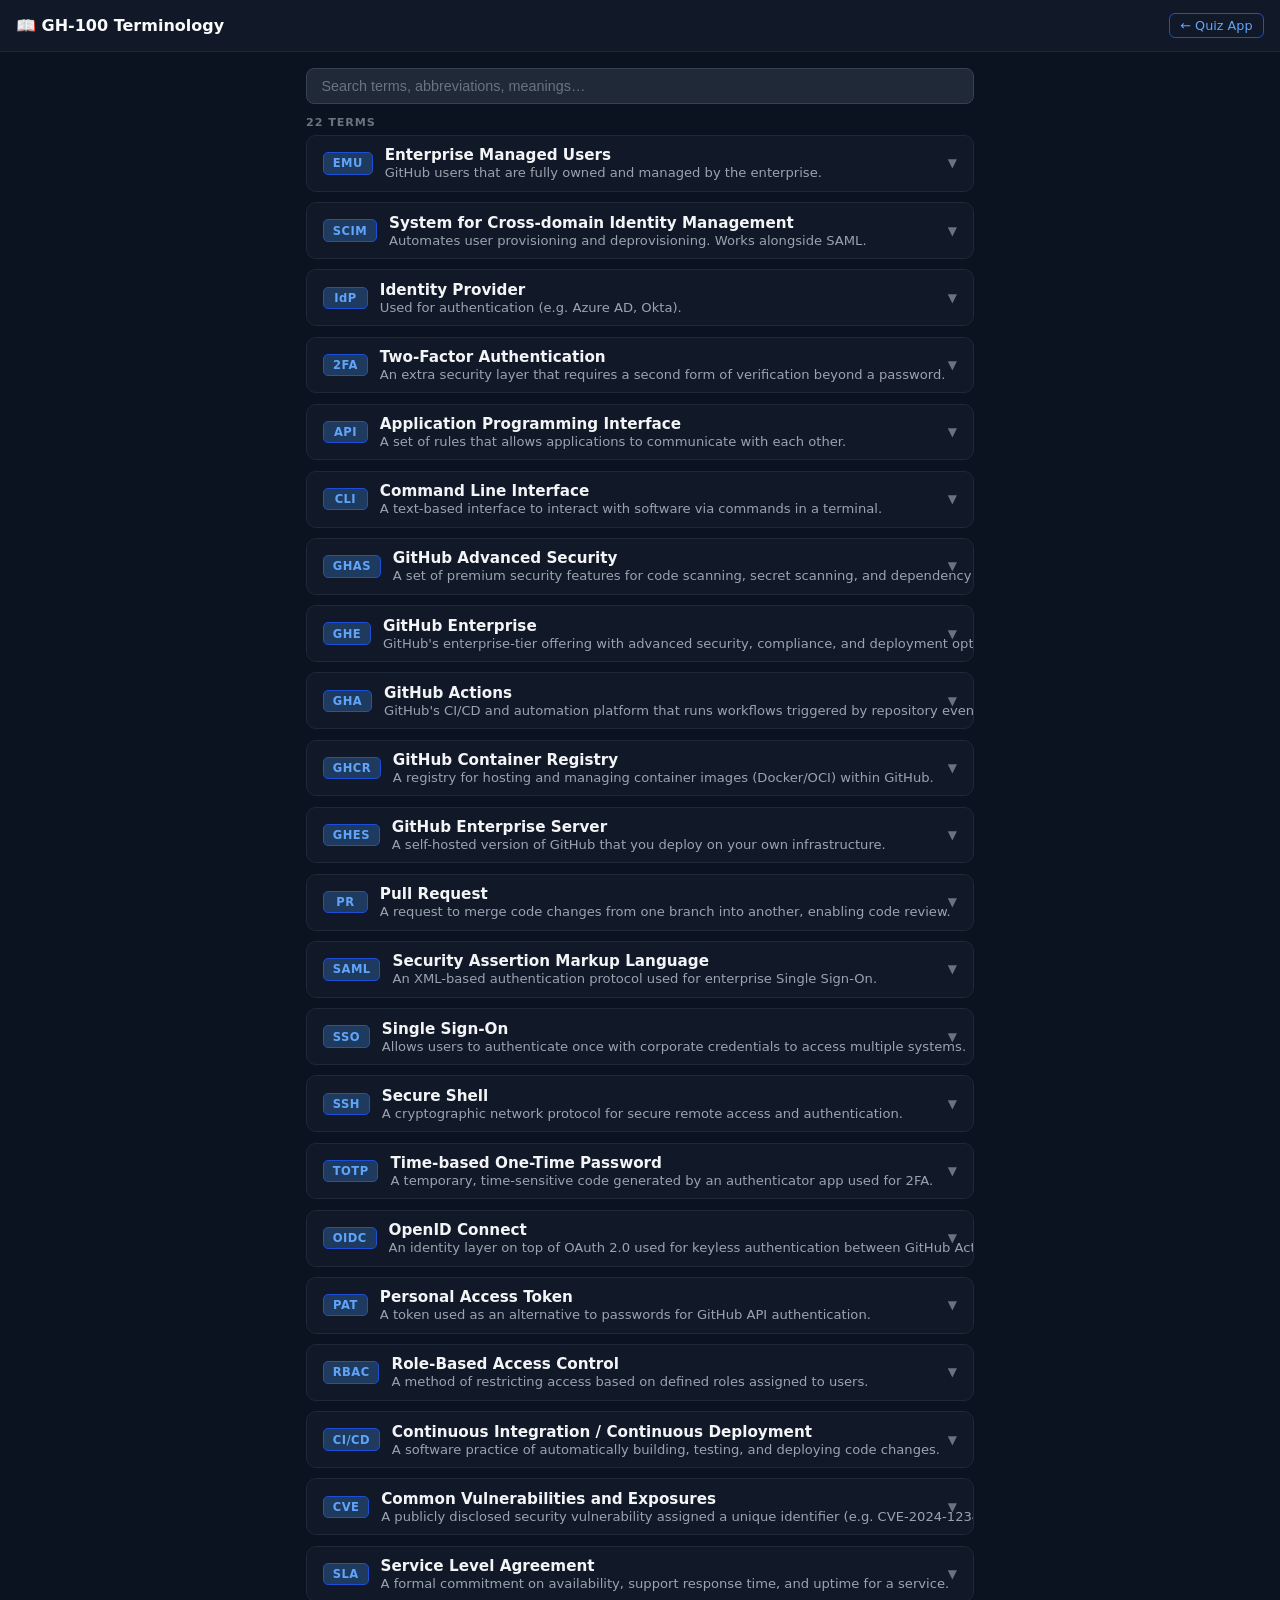
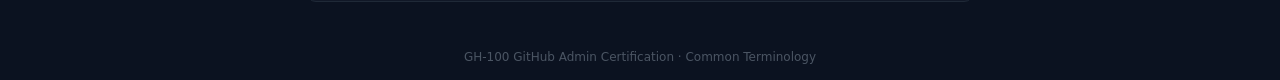
<file: terminology.html>
<!doctype html>
<html lang="en">
<head>
  <meta charset="utf-8" />
  <meta name="viewport" content="width=device-width,initial-scale=1,viewport-fit=cover" />
  <meta name="theme-color" content="#111827" />
  <title>GH-100 Terminology</title>
  <link rel="manifest" href="manifest.json" />
  <style>
    *, *::before, *::after { box-sizing: border-box; }
    html, body { height: 100%; margin: 0; }
    body {
      font-family: system-ui, -apple-system, Segoe UI, Roboto, Arial, sans-serif;
      background: #0b1220;
      color: #e5e7eb;
    }

    /* ── Top bar ── */
    .topbar {
      position: sticky;
      top: 0;
      z-index: 100;
      background: #111827;
      border-bottom: 1px solid #1f2937;
      display: flex;
      align-items: center;
      justify-content: space-between;
      padding: 0 1rem;
      height: 52px;
      gap: .75rem;
    }
    .brand { font-weight: 700; font-size: 1rem; color: #f9fafb; white-space: nowrap; }
    .nav-link {
      font-size: .8rem;
      color: #60a5fa;
      text-decoration: none;
      border: 1px solid #1d4ed8;
      border-radius: 6px;
      padding: .25rem .65rem;
      white-space: nowrap;
      transition: background .15s;
    }
    .nav-link:hover { background: #1e3a5f; }

    /* ── Search bar ── */
    .search-bar {
      max-width: 700px;
      margin: 1rem auto .5rem;
      padding: 0 1rem;
    }
    .search-bar input {
      width: 100%;
      background: #1f2937;
      border: 1px solid #374151;
      border-radius: 8px;
      color: #e5e7eb;
      padding: .55rem .9rem;
      font-size: .9rem;
      outline: none;
    }
    .search-bar input:focus { border-color: #3b82f6; }
    .search-bar input::placeholder { color: #6b7280; }

    /* ── Section heading ── */
    .section-label {
      max-width: 700px;
      margin: .75rem auto .4rem;
      padding: 0 1rem;
      font-size: .7rem;
      font-weight: 600;
      letter-spacing: .08em;
      text-transform: uppercase;
      color: #6b7280;
    }

    /* ── Term cards ── */
    .cards { max-width: 700px; margin: 0 auto 2rem; padding: 0 1rem; display: flex; flex-direction: column; gap: .65rem; }

    .term-card {
      background: #111827;
      border: 1px solid #1f2937;
      border-radius: 10px;
      overflow: hidden;
      transition: border-color .15s;
    }
    .term-card:hover { border-color: #374151; }

    .term-header {
      display: flex;
      align-items: center;
      justify-content: space-between;
      padding: .65rem 1rem;
      cursor: pointer;
      gap: .5rem;
      user-select: none;
    }
    .term-left { display: flex; align-items: center; gap: .75rem; min-width: 0; }
    .badge {
      flex-shrink: 0;
      background: #1e3a5f;
      color: #60a5fa;
      font-size: .72rem;
      font-weight: 700;
      letter-spacing: .04em;
      padding: .2rem .55rem;
      border-radius: 5px;
      border: 1px solid #1d4ed8;
      min-width: 2.8rem;
      text-align: center;
    }
    .term-name { font-weight: 600; font-size: .95rem; color: #f3f4f6; }
    .term-short { font-size: .82rem; color: #9ca3af; margin-top: 1px; white-space: nowrap; overflow: hidden; text-overflow: ellipsis; }
    .chevron { color: #6b7280; font-size: .75rem; flex-shrink: 0; transition: transform .2s; }
    .term-card.open .chevron { transform: rotate(180deg); }

    .term-body { display: none; border-top: 1px solid #1f2937; }
    .term-card.open .term-body { display: block; }

    .body-section { padding: .7rem 1rem; }
    .body-section + .body-section { border-top: 1px solid #1a2332; }

    .body-label {
      font-size: .65rem;
      font-weight: 700;
      letter-spacing: .07em;
      text-transform: uppercase;
      color: #6b7280;
      margin-bottom: .3rem;
    }
    .body-text { font-size: .88rem; color: #d1d5db; line-height: 1.55; }

    .answer-box {
      background: #0f2137;
      border: 1px solid #1e3a5f;
      border-radius: 7px;
      padding: .6rem .85rem;
      font-size: .85rem;
      color: #bfdbfe;
      line-height: 1.55;
    }

    /* ── No results ── */
    .no-results { text-align: center; color: #6b7280; padding: 2.5rem 1rem; font-size: .9rem; display: none; }

    /* ── Footer ── */
    .footer { text-align: center; color: #4b5563; font-size: .75rem; padding: 1rem; }

    /* ── Mobile tweaks ── */
    @media (max-width: 480px) {
      .term-name { font-size: .88rem; }
      .term-short { font-size: .78rem; }
      .badge { font-size: .68rem; }
    }
  </style>
</head>
<body>

  <header class="topbar">
    <div class="brand">📖 GH-100 Terminology</div>
    <a class="nav-link" href="index.html">← Quiz App</a>
  </header>

  <div class="search-bar">
    <input id="searchBox" type="search" placeholder="Search terms, abbreviations, meanings…" autocomplete="off" />
  </div>

  <div class="section-label" id="countLabel"></div>

  <div class="cards" id="cardList"></div>
  <div class="no-results" id="noResults">No terms match your search.</div>

  <div class="footer">GH-100 GitHub Admin Certification · Common Terminology</div>

  <script>
    const TERMS = [
      {
        abbr: "EMU",
        name: "Enterprise Managed Users",
        meaning: "GitHub users that are fully owned and managed by the enterprise.",
        question: "What happens when an EMU leaves your company?",
        answer: "Their GitHub account is suspended and all access to repositories is immediately revoked. This is because EMUs are fully managed by the enterprise."
      },
      {
        abbr: "SCIM",
        name: "System for Cross-domain Identity Management",
        meaning: "Automates user provisioning and deprovisioning. Works alongside SAML.",
        question: "How does SCIM work with IdP for user management?",
        answer: "When a user is removed from the IdP, SCIM automatically deactivates their GitHub account. SCIM automates user provisioning and deprovisioning when integrated with your IdP."
      },
      {
        abbr: "IdP",
        name: "Identity Provider",
        meaning: "Used for authentication (e.g. Azure AD, Okta).",
        question: "Which protocol does GitHub use to integrate with your IdP for authentication?",
        answer: "GitHub supports SAML 2.0 for enterprise SSO. SAML allows users to authenticate with their corporate credentials instead of creating separate GitHub accounts."
      },
      {
        abbr: "2FA",
        name: "Two-Factor Authentication",
        meaning: "An extra security layer that requires a second form of verification beyond a password.",
        question: "How can you enforce 2FA for all members in your organization?",
        answer: "You can require 2FA for all members in your organization's security settings. This adds an extra layer of security by requiring a second form of verification."
      },
      {
        abbr: "API",
        name: "Application Programming Interface",
        meaning: "A set of rules that allows applications to communicate with each other.",
        question: "What is the rate limit for GitHub API requests?",
        answer: "For authenticated requests, the rate limit is 5,000 requests per hour. For unauthenticated requests, it's 60 requests per hour."
      },
      {
        abbr: "CLI",
        name: "Command Line Interface",
        meaning: "A text-based interface to interact with software via commands in a terminal.",
        question: "What is the primary purpose of GitHub CLI (gh)?",
        answer: "GitHub CLI brings GitHub to your terminal, allowing you to call the GitHub API to script nearly anything you can do on GitHub from the command line."
      },
      {
        abbr: "GHAS",
        name: "GitHub Advanced Security",
        meaning: "A set of premium security features for code scanning, secret scanning, and dependency review.",
        question: "What security features are included in GitHub Advanced Security?",
        answer: "Features include code scanning, secret scanning, dependency review, and code security analysis to help developers find and fix security vulnerabilities."
      },
      {
        abbr: "GHE",
        name: "GitHub Enterprise",
        meaning: "GitHub's enterprise-tier offering with advanced security, compliance, and deployment options.",
        question: "What are the main benefits of GitHub Enterprise?",
        answer: "GitHub Enterprise offers advanced security, compliance, deployment options, and support features that aren't available in standard GitHub accounts."
      },
      {
        abbr: "GHA",
        name: "GitHub Actions",
        meaning: "GitHub's CI/CD and automation platform that runs workflows triggered by repository events.",
        question: "How can you limit the use of GitHub Actions in your organization?",
        answer: "You can configure organization-wide policies for GitHub Actions, including which actions are allowed, approved actions, and self-hosted runner policies."
      },
      {
        abbr: "GHCR",
        name: "GitHub Container Registry",
        meaning: "A registry for hosting and managing container images (Docker/OCI) within GitHub.",
        question: "How is GitHub Container Registry integrated with GitHub Packages?",
        answer: "GitHub Container Registry is fully integrated with GitHub Packages, allowing you to host and manage container images within your organization or repositories."
      },
      {
        abbr: "GHES",
        name: "GitHub Enterprise Server",
        meaning: "A self-hosted version of GitHub that you deploy on your own infrastructure.",
        question: "What is the main difference between GitHub Enterprise Cloud and GitHub Enterprise Server?",
        answer: "GitHub Enterprise Server is a self-hosted version that you deploy on your own infrastructure, while GitHub Enterprise Cloud is hosted by GitHub."
      },
      {
        abbr: "PR",
        name: "Pull Request",
        meaning: "A request to merge code changes from one branch into another, enabling code review.",
        question: "What is the purpose of protecting branches in relation to pull requests?",
        answer: "Branch protection settings can require pull requests before merging, require status checks to pass, and require certain types of reviews."
      },
      {
        abbr: "SAML",
        name: "Security Assertion Markup Language",
        meaning: "An XML-based authentication protocol used for enterprise Single Sign-On.",
        question: "What information does GitHub require from your SAML IdP for SSO configuration?",
        answer: "GitHub requires the SSO URL, Issuer URL, and x.509 certificate from your IdP to configure SAML SSO."
      },
      {
        abbr: "SSO",
        name: "Single Sign-On",
        meaning: "Allows users to authenticate once with corporate credentials to access multiple systems.",
        question: "How does SSO benefit organizations using GitHub Enterprise?",
        answer: "SSO allows members to authenticate using their corporate credentials, simplifies access management, and ensures consistent security policies across the organization."
      },
      {
        abbr: "SSH",
        name: "Secure Shell",
        meaning: "A cryptographic network protocol for secure remote access and authentication.",
        question: "How can you add SSH keys to GitHub for authentication?",
        answer: "You can add SSH keys in your GitHub account settings under 'SSH and GPG keys'. This allows you to use SSH for secure authentication when pushing to repositories."
      },
      {
        abbr: "TOTP",
        name: "Time-based One-Time Password",
        meaning: "A temporary, time-sensitive code generated by an authenticator app used for 2FA.",
        question: "Which apps can be used to generate TOTP codes for GitHub 2FA?",
        answer: "You can use authenticator apps like Google Authenticator, Authy, or 1Password to generate TOTP codes for GitHub's two-factor authentication."
      },
      {
        abbr: "OIDC",
        name: "OpenID Connect",
        meaning: "An identity layer on top of OAuth 2.0 used for keyless authentication between GitHub Actions and cloud providers.",
        question: "What is the benefit of using OIDC in GitHub Actions?",
        answer: "OIDC allows GitHub Actions to receive short-lived tokens from cloud providers (e.g. AWS, Azure), eliminating the need to store long-lived credentials as secrets."
      },
      {
        abbr: "PAT",
        name: "Personal Access Token",
        meaning: "A token used as an alternative to passwords for GitHub API authentication.",
        question: "What is the main risk of using a PAT instead of GITHUB_TOKEN?",
        answer: "PATs are persistent credentials — if leaked, they remain valid until manually revoked, posing a higher security risk than the short-lived GITHUB_TOKEN."
      },
      {
        abbr: "RBAC",
        name: "Role-Based Access Control",
        meaning: "A method of restricting access based on defined roles assigned to users.",
        question: "How does GitHub implement RBAC for repositories?",
        answer: "GitHub provides predefined roles (Read, Triage, Write, Maintain, Admin) and custom repository roles to grant users specific permissions."
      },
      {
        abbr: "CI/CD",
        name: "Continuous Integration / Continuous Deployment",
        meaning: "A software practice of automatically building, testing, and deploying code changes.",
        question: "How does GitHub Actions support CI/CD pipelines?",
        answer: "GitHub Actions automates build, test, and deploy workflows triggered by events like push or pull request, enabling full CI/CD pipelines directly in GitHub."
      },
      {
        abbr: "CVE",
        name: "Common Vulnerabilities and Exposures",
        meaning: "A publicly disclosed security vulnerability assigned a unique identifier (e.g. CVE-2024-1234).",
        question: "How does Dependabot use CVEs?",
        answer: "Dependabot monitors the CVE database and GitHub Advisory Database to detect vulnerable dependencies in your project and automatically opens PRs to patch them."
      },
      {
        abbr: "SLA",
        name: "Service Level Agreement",
        meaning: "A formal commitment on availability, support response time, and uptime for a service.",
        question: "What SLA does GitHub offer for GitHub Enterprise Cloud?",
        answer: "GitHub Enterprise Cloud offers a 99.9% monthly uptime SLA for core GitHub services."
      }
    ];

    const cardList = document.getElementById("cardList");
    const noResults = document.getElementById("noResults");
    const countLabel = document.getElementById("countLabel");
    const searchBox = document.getElementById("searchBox");

    function render(filter = "") {
      const q = filter.toLowerCase().trim();
      cardList.innerHTML = "";
      let count = 0;

      TERMS.forEach((t, i) => {
        const match = !q ||
          t.abbr.toLowerCase().includes(q) ||
          t.name.toLowerCase().includes(q) ||
          t.meaning.toLowerCase().includes(q) ||
          t.question.toLowerCase().includes(q) ||
          t.answer.toLowerCase().includes(q);

        if (!match) return;
        count++;

        const card = document.createElement("div");
        card.className = "term-card";
        card.innerHTML = `
          <div class="term-header">
            <div class="term-left">
              <span class="badge">${esc(t.abbr)}</span>
              <div>
                <div class="term-name">${esc(t.name)}</div>
                <div class="term-short">${esc(t.meaning)}</div>
              </div>
            </div>
            <span class="chevron">▼</span>
          </div>
          <div class="term-body">
            <div class="body-section">
              <div class="body-label">Full Meaning</div>
              <div class="body-text">${esc(t.meaning)}</div>
            </div>
            <div class="body-section">
              <div class="body-label">Common Exam Question</div>
              <div class="body-text">${esc(t.question)}</div>
            </div>
            <div class="body-section">
              <div class="body-label">Answer &amp; Explanation</div>
              <div class="answer-box">${esc(t.answer)}</div>
            </div>
          </div>`;

        card.querySelector(".term-header").addEventListener("click", () => {
          card.classList.toggle("open");
        });

        // Auto-expand when searching
        if (q) card.classList.add("open");

        cardList.appendChild(card);
      });

      noResults.style.display = count === 0 ? "block" : "none";
      countLabel.textContent = q
        ? `${count} of ${TERMS.length} terms match`
        : `${TERMS.length} terms`;
    }

    function esc(str) {
      return str.replace(/&/g,"&amp;").replace(/</g,"&lt;").replace(/>/g,"&gt;").replace(/"/g,"&quot;");
    }

    searchBox.addEventListener("input", () => render(searchBox.value));
    render();
  </script>
</body>
</html>
</file>
